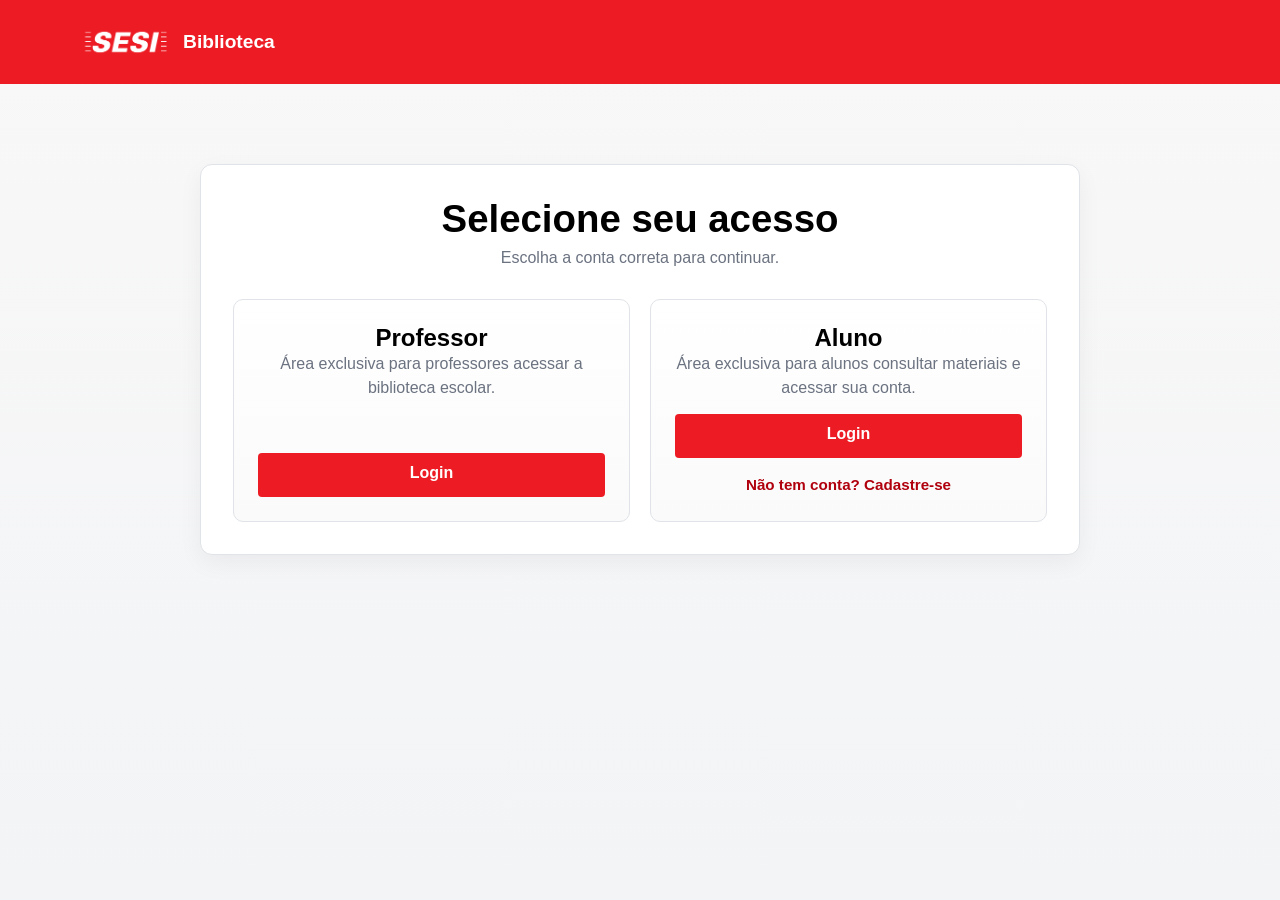
<file: index.html>
<!doctype html>
<html lang="pt-br">
  <head>
    <meta charset="UTF-8" />
    <meta http-equiv="refresh" content="0; url=selecionar-acesso.html" />
    <meta name="viewport" content="width=device-width, initial-scale=1.0" />
    <title>Biblioteca Escolar SESI</title>
    <link rel="stylesheet" href="css/style.css" />
  </head>
  <body>
    <p>Redirecionando para a criação de conta...</p>
  </body>
</html>
</file>
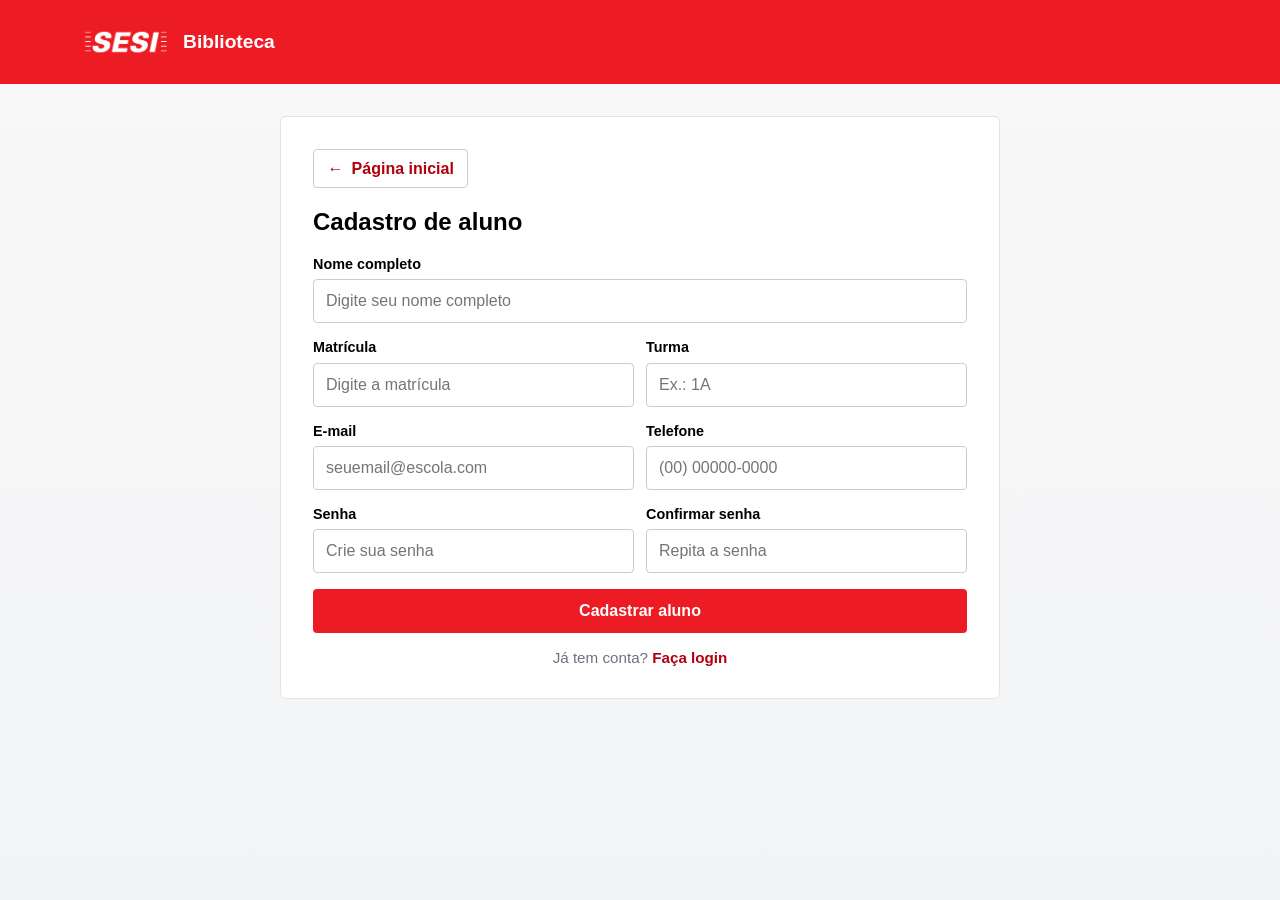
<file: cadastro-aluno.html>
<!doctype html>
<html lang="pt-br">
  <head>
    <meta charset="UTF-8" />
    <meta name="viewport" content="width=device-width, initial-scale=1.0" />
    <title>Cadastro aluno | SESI Biblioteca</title>
    <link rel="stylesheet" href="css/style.css" />
  </head>
  <body>
    <header>
      <div class="conteudo-cabecalho">
        <div class="marca">
          <img src="sesi.png" alt="Logo SESI" class="imagem-logo" />
          Biblioteca
        </div>
      </div>
    </header>

    <main>
      <section class="formulario">
        <a class="botao-voltar" href="index.html">
          <span aria-hidden="true">&larr;</span> Página inicial
        </a>

        <h1>Cadastro de aluno</h1>

        <div class="cadastro-usuario">
          <form>
            <div class="campo-formulario">
              <label for="nome-aluno-cadastro">Nome completo</label>
              <input class="entrada-formulario" type="text" id="nome-aluno-cadastro" name="nome-aluno-cadastro" placeholder="Digite seu nome completo" required />
            </div>

            <div class="linha-campos">
              <div class="campo-formulario">
                <label for="matricula-aluno-cadastro">Matrícula</label>
                <input class="entrada-formulario" type="text" id="matricula-aluno-cadastro" name="matricula-aluno-cadastro" placeholder="Digite a matrícula" required />
              </div>
              <div class="campo-formulario">
                <label for="turma-aluno-cadastro">Turma</label>
                <input class="entrada-formulario" type="text" id="turma-aluno-cadastro" name="turma-aluno-cadastro" placeholder="Ex.: 1A" required />
              </div>
            </div>

            <div class="linha-campos">
              <div class="campo-formulario">
                <label for="email-aluno-cadastro">E-mail</label>
                <input class="entrada-formulario" type="email" id="email-aluno-cadastro" name="email-aluno-cadastro" placeholder="seuemail@escola.com" required />
              </div>
              <div class="campo-formulario">
                <label for="telefone-aluno-cadastro">Telefone</label>
                <input class="entrada-formulario" type="tel" id="telefone-aluno-cadastro" name="telefone-aluno-cadastro" placeholder="(00) 00000-0000" />
              </div>
            </div>

            <div class="linha-campos">
              <div class="campo-formulario">
                <label for="senha-aluno-cadastro">Senha</label>
                <input class="entrada-formulario" type="password" id="senha-aluno-cadastro" name="senha-aluno-cadastro" placeholder="Crie sua senha" required />
              </div>
              <div class="campo-formulario">
                <label for="confirmar-senha-aluno-cadastro">Confirmar senha</label>
                <input class="entrada-formulario" type="password" id="confirmar-senha-aluno-cadastro" name="confirmar-senha-aluno-cadastro" placeholder="Repita a senha" required />
              </div>
            </div>

            <button class="botao-principal" type="submit">Cadastrar aluno</button>
          </form>

          <p class="texto-auxiliar">
            Já tem conta? <a href="login.html">Faça login</a>
          </p>
        </div>
      </section>
    </main>
  </body>
</html>
</file>
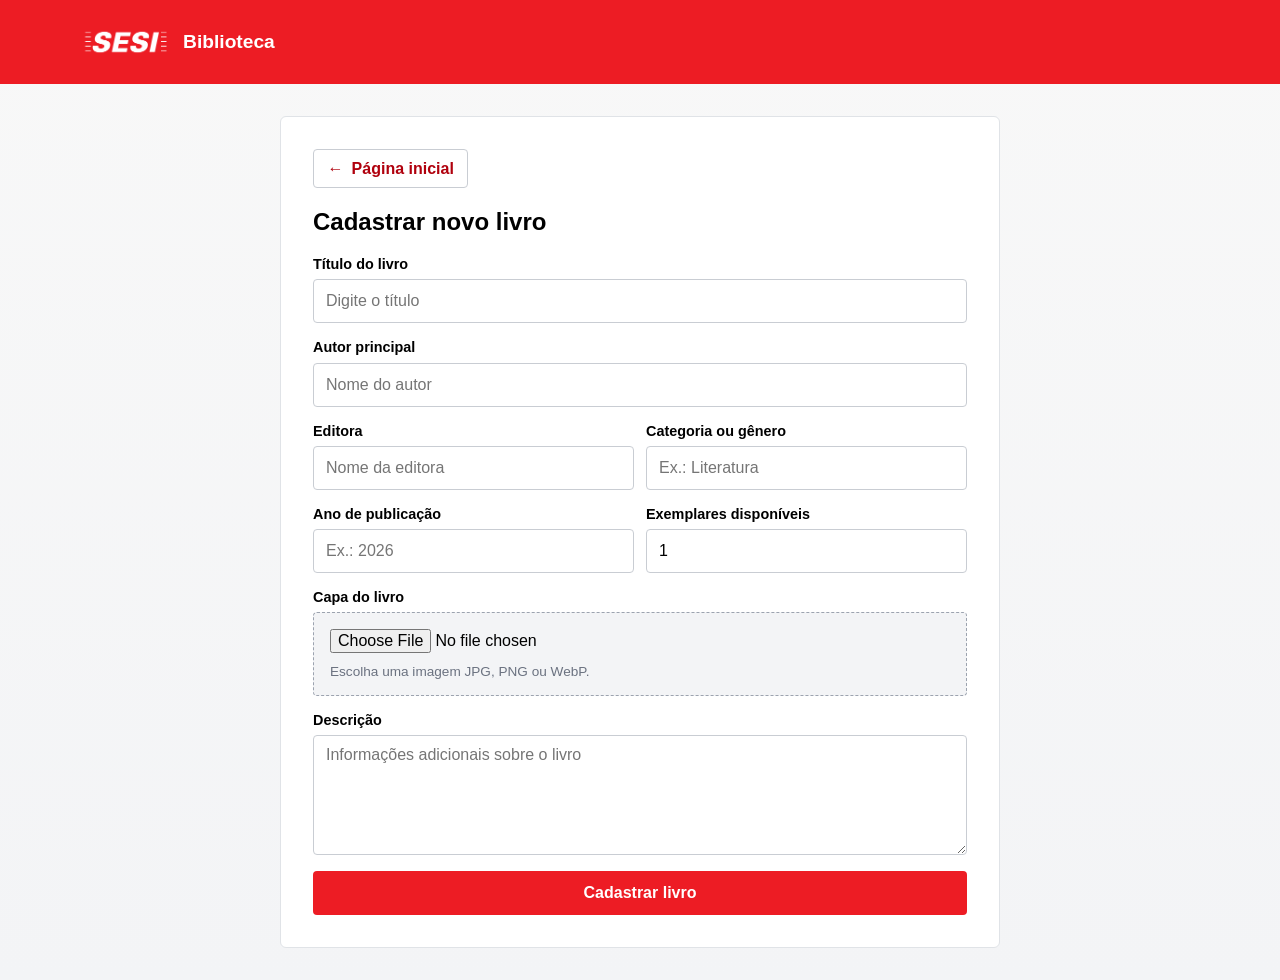
<file: cadastro.html>
<!doctype html>
<html lang="pt-br">
  <head>
    <meta charset="UTF-8" />
    <meta name="viewport" content="width=device-width, initial-scale=1.0" />
    <title>Cadastrar livro | SESI Biblioteca</title>
    <link rel="stylesheet" href="css/style.css" />
    <script src="script.js" defer></script>
  </head>
  <body>
    <header>
      <div class="conteudo-cabecalho">
        <div class="marca">
          <img src="sesi.png" alt="Logo SESI" class="imagem-logo" />
          Biblioteca
        </div>
      </div>
    </header>

    <main>
      <section class="formulario">
        <a class="botao-voltar" href="index.html">
          <span aria-hidden="true">&larr;</span> Página inicial
        </a>
        <h1>Cadastrar novo livro</h1>
        <form>
          <div class="campo-formulario">
            <label for="title">Título do livro</label>
            <input class="entrada-formulario" type="text" id="title" name="title" placeholder="Digite o título" required />
          </div>

          <div class="campo-formulario">
            <label for="author">Autor principal</label>
            <input class="entrada-formulario" type="text" id="author" name="author" placeholder="Nome do autor" required />
          </div>

          <div class="linha-campos">
            <div class="campo-formulario">
              <label for="publisher">Editora</label>
              <input class="entrada-formulario" type="text" id="publisher" name="publisher" placeholder="Nome da editora" />
            </div>
            <div class="campo-formulario">
              <label for="genre">Categoria ou gênero</label>
              <input class="entrada-formulario" type="text" id="genre" name="genre" placeholder="Ex.: Literatura" required />
            </div>
          </div>

          <div class="linha-campos">
            <div class="campo-formulario">
              <label for="year">Ano de publicação</label>
              <input class="entrada-formulario" type="number" id="year" name="year" min="1000" max="2099" placeholder="Ex.: 2026" required />
            </div>
            <div class="campo-formulario">
              <label for="quantity">Exemplares disponíveis</label>
              <input class="entrada-formulario" type="number" id="quantity" name="quantity" min="1" value="1" required />
            </div>
          </div>

          <div class="campo-formulario">
            <label for="capa">Capa do livro</label>
            <div class="area-capa">
              <input
                class="arquivo-capa"
                type="file"
                id="capa"
                name="capa"
                accept="image/png, image/jpeg, image/webp"
                aria-describedby="ajuda-capa"
              />
              <p id="ajuda-capa">Escolha uma imagem JPG, PNG ou WebP.</p>
              <div class="previa-capa" id="previa-capa" hidden>
                <img id="imagem-capa" alt="Prévia da capa selecionada" />
                <div>
                  <p id="nome-capa"></p>
                  <button class="botao-remover" id="remover-capa" type="button">
                    Desanexar imagem
                  </button>
                </div>
              </div>
            </div>
          </div>

          <div class="campo-formulario">
            <label for="description">Descrição</label>
            <textarea class="entrada-formulario" id="description" name="description" rows="4" placeholder="Informações adicionais sobre o livro"></textarea>
          </div>

          <button class="botao-principal" type="submit">Cadastrar livro</button>
        </form>
      </section>
    </main>
  </body>
</html>
</file>
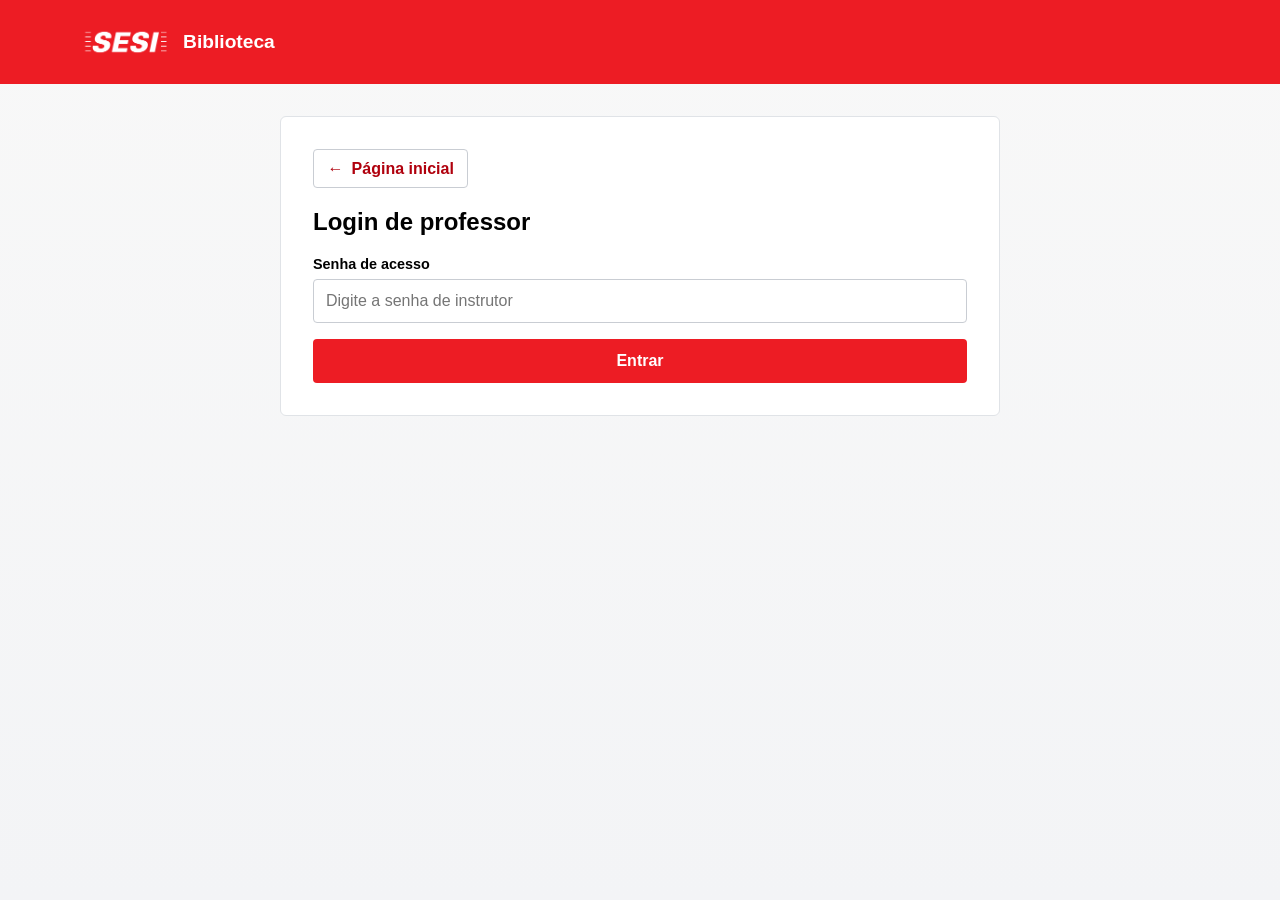
<file: login-professor.html>
<!doctype html>
<html lang="pt-br">
  <head>
    <meta charset="UTF-8" />
    <meta name="viewport" content="width=device-width, initial-scale=1.0" />
    <title>Login professor | SESI Biblioteca</title>
    <link rel="stylesheet" href="css/style.css" />
  </head>
  <body>
    <header>
      <div class="conteudo-cabecalho">
        <div class="marca">
          <img src="sesi.png" alt="Logo SESI" class="imagem-logo" />
          Biblioteca
        </div>
      </div>
    </header>

    <main>
      <section class="formulario">
        <a class="botao-voltar" href="index.html">
          <span aria-hidden="true">&larr;</span> Página inicial
        </a>
        <h1>Login de professor</h1>

        <form>
          <div class="campo-formulario">
            <label for="senha-login-professor">Senha de acesso</label>
            <input class="entrada-formulario" type="password" id="senha-login-professor" name="senha-login-professor" placeholder="Digite a senha de instrutor" required />
          </div>

          <button class="botao-principal" type="submit">Entrar</button>
        </form>
      </section>
    </main>
  </body>
</html>
</file>
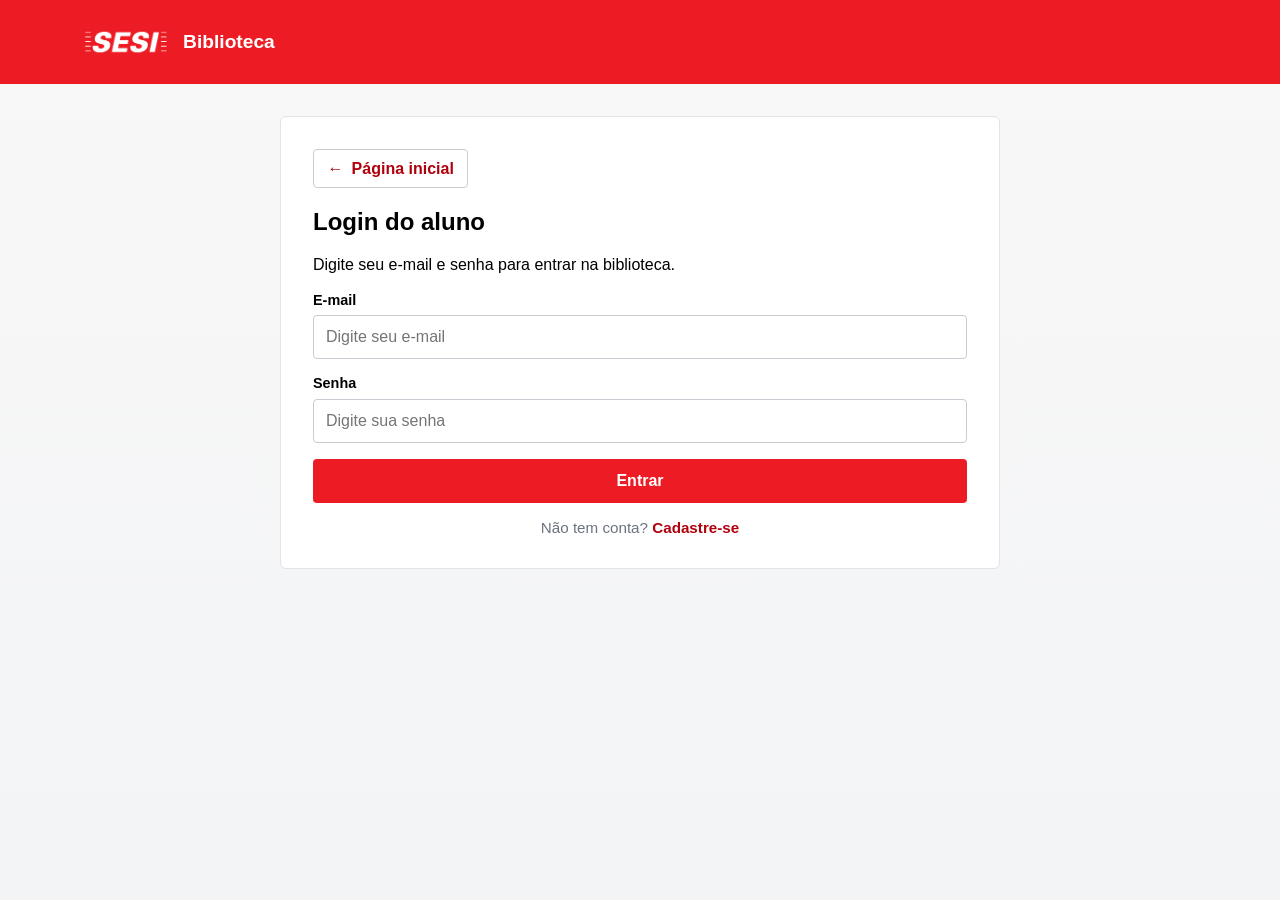
<file: login.html>
<!doctype html>
<html lang="pt-br">
  <head>
    <meta charset="UTF-8" />
    <meta name="viewport" content="width=device-width, initial-scale=1.0" />
    <title>Login | SESI Biblioteca</title>
    <link rel="stylesheet" href="css/style.css" />
    <style>
      .status-login {
        margin-top: 1rem;
        padding: 0.75rem 1rem;
        border-radius: 6px;
        background-color: #f3f4f6;
        color: var(--preto);
        font-weight: 600;
      }
    </style>
  </head>
  <body>
    <header>
      <div class="conteudo-cabecalho">
        <div class="marca">
          <img src="sesi.png" alt="Logo SESI" class="imagem-logo" />
          Biblioteca
        </div>
      </div>
    </header>

    <main>
      <section class="formulario">
        <a class="botao-voltar" href="index.html">
          <span aria-hidden="true">&larr;</span> Página inicial
        </a>

        <h1>Login do aluno</h1>
        <p>Digite seu e-mail e senha para entrar na biblioteca.</p>
        <br>
        <form id="form-login-unico">
          <div class="campo-formulario">
            <label for="email-login">E-mail</label>
            <input class="entrada-formulario" type="email" id="email-login" name="email-login" placeholder="Digite seu e-mail" required />
          </div>

          <div class="campo-formulario">
            <label for="senha-login">Senha</label>
            <input class="entrada-formulario" type="password" id="senha-login" name="senha-login" placeholder="Digite sua senha" required />
          </div>

          <button class="botao-principal" type="submit">Entrar</button>
        </form>
        <p class="texto-auxiliar">
          Não tem conta? <a href="cadastro-aluno.html">Cadastre-se</a>
        </p>
      </section>
    </main>

    <script src="script.js" defer></script>
  </body>
</html>
</file>
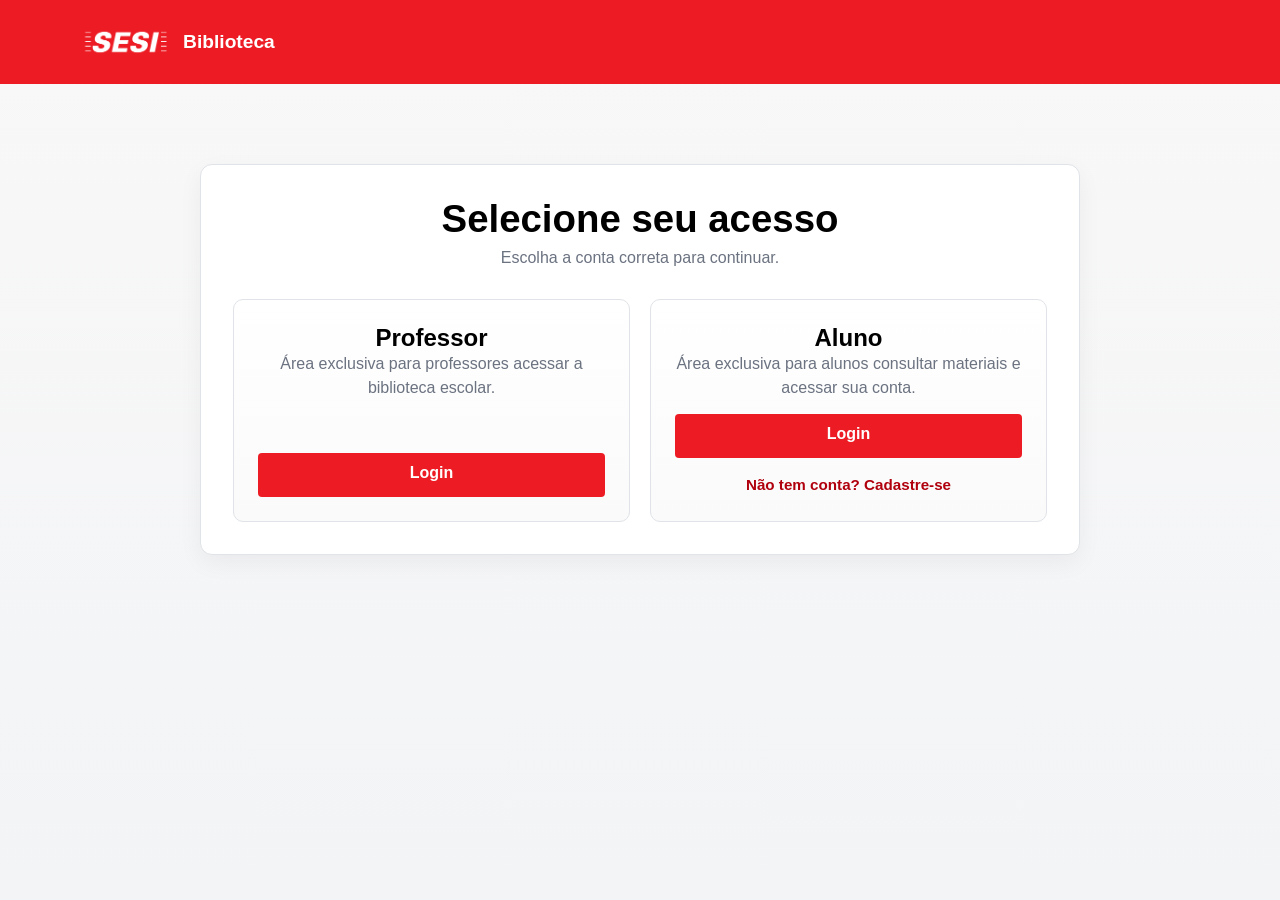
<file: selecionar-acesso.html>
<!doctype html>
<html lang="pt-br">
  <head>
    <meta charset="UTF-8" />
    <meta name="viewport" content="width=device-width, initial-scale=1.0" />
    <title>Selecionar acesso | SESI Biblioteca</title>
    <link rel="stylesheet" href="css/style.css" />
  </head>
  <body>
    <header>
      <div class="conteudo-cabecalho">
        <div class="marca">
          <img src="sesi.png" alt="Logo SESI" class="imagem-logo" />
          Biblioteca
        </div>
      </div>
    </header>

    <main>
      <section class="pagina-acesso">
        <div class="cabecalho-acesso">
          <h1>Selecione seu acesso</h1>
          <p>Escolha a conta correta para continuar.</p>
        </div>

        <div class="lista-acesso">
          <article class="cartao-acesso">
            <div>
              <h2>Professor</h2>
              <p>Área exclusiva para professores acessar a biblioteca escolar.</p>
            </div>
            <div>
              <a class="botao-principal" href="login-professor.html">Login</a>
            </div>
          </article>

          <article class="cartao-acesso">
            <div>
              <h2>Aluno</h2>
              <p>Área exclusiva para alunos consultar materiais e acessar sua conta.</p>
            </div>
            <div>
              <a class="botao-principal" href="login.html">Login</a>
              <p class="texto-auxiliar"><a href="cadastro-aluno.html">Não tem conta? Cadastre-se</a></p>
            </div>
          </article>
        </div>
      </section>
    </main>
  </body>
</html>
</file>
<file: css/style.css>
@import url("./colors.css");
@import url("./animations.css");

* {
    box-sizing: border-box;
    margin: 0;
    padding: 0;
}

body {
    display: flex;
    min-height: 100vh;
    flex-direction: column;
    font-family: 'Roboto', sans-serif;
    background-color: var(--branco);
    color: var(--preto);
}

header {
    background-color: var(--vermelho-principal);
    color: var(--branco);
    padding: 1rem;
}

.imagem-logo {
    display: block;
    width: auto;
    height: 52px;
    max-width: 160px;
    object-fit: contain;
}

.conteudo-cabecalho,
.conteudo-rodape {
    display: flex;
    width: min(100%, 1120px);
    align-items: center;
    justify-content: space-between;
    gap: 1rem;
    margin: 0 auto;
}

.conteudo-cabecalho {
    flex-wrap: wrap;
}

.marca {
    display: flex;
    align-items: center;
    gap: 0.6rem;
    color: var(--branco);
    font-size: 1.2rem;
    font-weight: 700;
    text-decoration: none;
    white-space: nowrap;
}

.separador-marca {
    opacity: 0.7;
}

.botao-menu {
    display: inline-block;
    padding: 0.65rem 0.85rem;
    border: 0;
    border-radius: 4px;
    background: transparent;
    color: var(--branco);
    cursor: pointer;
    font: inherit;
    text-decoration: none;
}

.botao-menu:hover,
.botao-menu:focus-visible {
    background-color: var(--branco);
    color: var(--vermelho-escuro);
}

main {
    flex: 1;
    width: min(100% - 2rem, 1120px);
    margin: 0 auto;
    padding: 2rem 0;
}

.destaque {
    padding: 1rem 0 2.5rem;
    border-bottom: 1px solid #e0e3e7;
}

.conteudo-destaque {
    max-width: 680px;
}

.selo-destaque {
    margin-bottom: 0.75rem;
    color: var(--vermelho-escuro);
    font-size: 0.85rem;
    font-weight: 700;
    text-transform: uppercase;
}

.destaque h1 {
    max-width: 620px;
    margin-bottom: 0.75rem;
    font-size: 2.25rem;
}

.conteudo-destaque > p:not(.selo-destaque) {
    color: var(--cinza-medio);
    line-height: 1.6;
}

.acoes-destaque {
    margin-top: 1.25rem;
}

.secao {
    display: block;
    padding: 1.5rem 0;
}

.secao h2 {
    margin-bottom: 1.25rem;
    font-size: 1.5rem;
}

.busca,
.linha-campos {
    display: flex;
    gap: 0.75rem;
}

.busca {
    flex: 1;
    max-width: 560px;
    margin: 0 1rem;
}

.busca .campo-busca {
    min-width: 0;
    flex: 1;
}

.busca .botao-principal {
    background-color: var(--branco);
    color: var(--vermelho-escuro);
    white-space: nowrap;
}

.busca .botao-principal:hover {
    background-color: var(--cinza-claro);
}

.campo-busca,
.entrada-formulario {
    width: 100%;
    min-height: 44px;
    padding: 0.65rem 0.75rem;
    border: 1px solid #c9cdd3;
    border-radius: 4px;
    color: var(--preto);
    font: inherit;
}

.campo-busca:focus-visible,
.entrada-formulario:focus-visible {
    outline: 2px solid var(--azul-complementar);
    outline-offset: 2px;
}

.botao-principal {
    display: inline-block;
    min-height: 44px;
    padding: 0.65rem 1rem;
    border: 0;
    border-radius: 4px;
    background-color: var(--vermelho-principal);
    color: var(--branco);
    cursor: pointer;
    font: inherit;
    font-weight: 600;
    text-decoration: none;
}

.botao-principal:hover {
    background-color: var(--vermelho-escuro);
}

.lista-livros {
    display: grid;
    grid-template-columns: repeat(auto-fit, minmax(min(100%, 260px), 1fr));
    gap: 1rem;
}

.livro {
    display: grid;
    gap: 0.5rem;
    overflow: hidden;
    padding: 1rem;
    border: 1px solid #e0e3e7;
    border-radius: 6px;
    background-color: var(--branco);
}

.titulo-livro {
    font-size: 1.1rem;
    font-weight: 700;
}

.detalhes-livro,
.descricao-rodape {
    color: var(--cinza-medio);
    font-size: 0.9rem;
}

.oculto-visualmente {
    position: absolute;
    width: 1px;
    height: 1px;
    overflow: hidden;
    clip: rect(0, 0, 0, 0);
    white-space: nowrap;
    clip-path: inset(50%);
}


.formulario {
    width: min(100%, 720px);
    margin: 0 auto;
    padding: clamp(1.25rem, 4vw, 2rem);
    border: 1px solid #e0e3e7;
    border-radius: 6px;
    background-color: var(--branco);
}

.botao-voltar {
    display: inline-flex;
    align-items: center;
    gap: 0.5rem;
    margin-bottom: 1.25rem;
    padding: 0.6rem 0.85rem;
    border: 1px solid #c9cdd3;
    border-radius: 4px;
    color: var(--vermelho-escuro);
    font-weight: 600;
    text-decoration: none;
}

.botao-voltar:hover {
    background-color: var(--cinza-claro);
}

.botao-voltar:focus-visible,
.arquivo-capa:focus-visible {
    outline: 2px solid var(--azul-complementar);
    outline-offset: 2px;
}

.formulario h1 {
    margin-bottom: 1.25rem;
    font-size: 1.5rem;
}

.cadastro-usuario {
    width: min(100%, 720px);
    margin: 0 auto;
}

.titulo-secundario {
    margin: 1.5rem 0 1rem;
    font-size: 1.15rem;
}

.divisor-formulario {
    display: flex;
    align-items: center;
    gap: 1rem;
    margin: 1.5rem 0;
    color: var(--cinza-medio);
    font-size: 0.9rem;
    text-transform: lowercase;
}

.divisor-formulario::before,
.divisor-formulario::after {
    content: "";
    flex: 1;
    height: 1px;
    background-color: #d1d5db;
}

.formulario textarea {
    min-height: 120px;
    resize: vertical;
}

.area-capa {
    display: grid;
    gap: 0.65rem;
    padding: 1rem;
    border: 1px dashed #9ca3af;
    border-radius: 4px;
    background-color: var(--cinza-claro);
}

.arquivo-capa {
    width: 100%;
    font: inherit;
}

.area-capa p {
    color: var(--cinza-medio);
    font-size: 0.85rem;
}

.previa-capa {
    display: flex;
    align-items: center;
    gap: 1rem;
    padding-top: 0.75rem;
    border-top: 1px solid #d1d5db;
}

.previa-capa[hidden] {
    display: none;
}

.previa-capa img {
    width: 64px;
    height: 88px;
    border: 1px solid #d1d5db;
    border-radius: 3px;
    background-color: var(--branco);
    object-fit: contain;
}

#nome-capa {
    overflow-wrap: anywhere;
}

.botao-remover {
    margin-top: 0.5rem;
    padding: 0;
    border: 0;
    background: transparent;
    color: var(--vermelho-escuro);
    cursor: pointer;
    font: inherit;
    font-size: 0.9rem;
    text-decoration: underline;
}

.botao-remover:focus-visible {
    outline: 2px solid var(--azul-complementar);
    outline-offset: 3px;
}

.formulario .botao-principal {
    width: 100%;
}

.campo-formulario {
    display: grid;
    flex: 1;
    gap: 0.45rem;
    margin-bottom: 1rem;
}

.campo-formulario label {
    font-size: 0.9rem;
    font-weight: 600;
}

.texto-auxiliar {
    margin-top: 1rem;
    color: var(--cinza-medio);
    font-size: 0.95rem;
    text-align: center;
}

.texto-auxiliar a {
    color: var(--vermelho-escuro);
    font-weight: 600;
    text-decoration: none;
}

.texto-auxiliar a:hover,
.texto-auxiliar a:focus-visible {
    text-decoration: underline;
}

body {
    background: linear-gradient(180deg, #f8f8f8 0%, #f3f4f6 100%);
}

.pagina-acesso {
    width: min(100%, 880px);
    margin: 3rem auto;
    padding: clamp(1.25rem, 4vw, 2rem);
    border: 1px solid #e0e3e7;
    border-radius: 12px;
    background: #fff;
    box-shadow: 0 8px 24px rgba(0, 0, 0, 0.05);
}

.cabecalho-acesso {
    margin-bottom: 1.5rem;
    text-align: center;
}

.cabecalho-acesso h1 {
    margin-bottom: 0.5rem;
    font-size: clamp(1.8rem, 3vw, 2.5rem);
}

.cabecalho-acesso p {
    color: var(--cinza-medio);
    font-size: 1rem;
}

.lista-acesso {
    display: grid;
    grid-template-columns: repeat(auto-fit, minmax(240px, 1fr));
    gap: 1.25rem;
    margin-top: 2rem;
}

.cartao-acesso {
    display: grid;
    align-content: space-between;
    gap: 0.9rem;
    min-height: 220px;
    padding: 1.5rem;
    border: 1px solid #e0e3e7;
    border-radius: 10px;
    background: linear-gradient(180deg, #ffffff 0%, #fafafa 100%);
    text-align: center;
    transition: transform 0.2s ease, box-shadow 0.2s ease;
}

.cartao-acesso:hover {
    transform: translateY(-2px);
    box-shadow: 0 10px 18px rgba(0, 0, 0, 0.04);
}

.cartao-acesso h2 {
    font-size: 1.5rem;
}

.cartao-acesso p {
    color: var(--cinza-medio);
    line-height: 1.5;
}

.cartao-acesso .botao-principal {
    width: 100%;
    margin-top: auto;
}

footer {
    margin-top: auto;
    padding: 1.25rem;
    background-color: var(--cinza-claro);
}

.creditos-rodape {
    font-size: 0.9rem;
}

@media (max-width: 600px) {
    .conteudo-cabecalho,
    .conteudo-rodape {
        align-items: flex-start;
        flex-direction: column;
    }

    .acoes-cabecalho {
        width: 100%;
    }

    .busca {
        width: 100%;
        max-width: none;
        margin: 0;
    }

    .botao-menu {
        flex: 1;
        text-align: center;
    }

    .destaque h1 {
        font-size: 1.8rem;
    }

    .linha-campos {
        flex-direction: column;
    }
}
</file>
